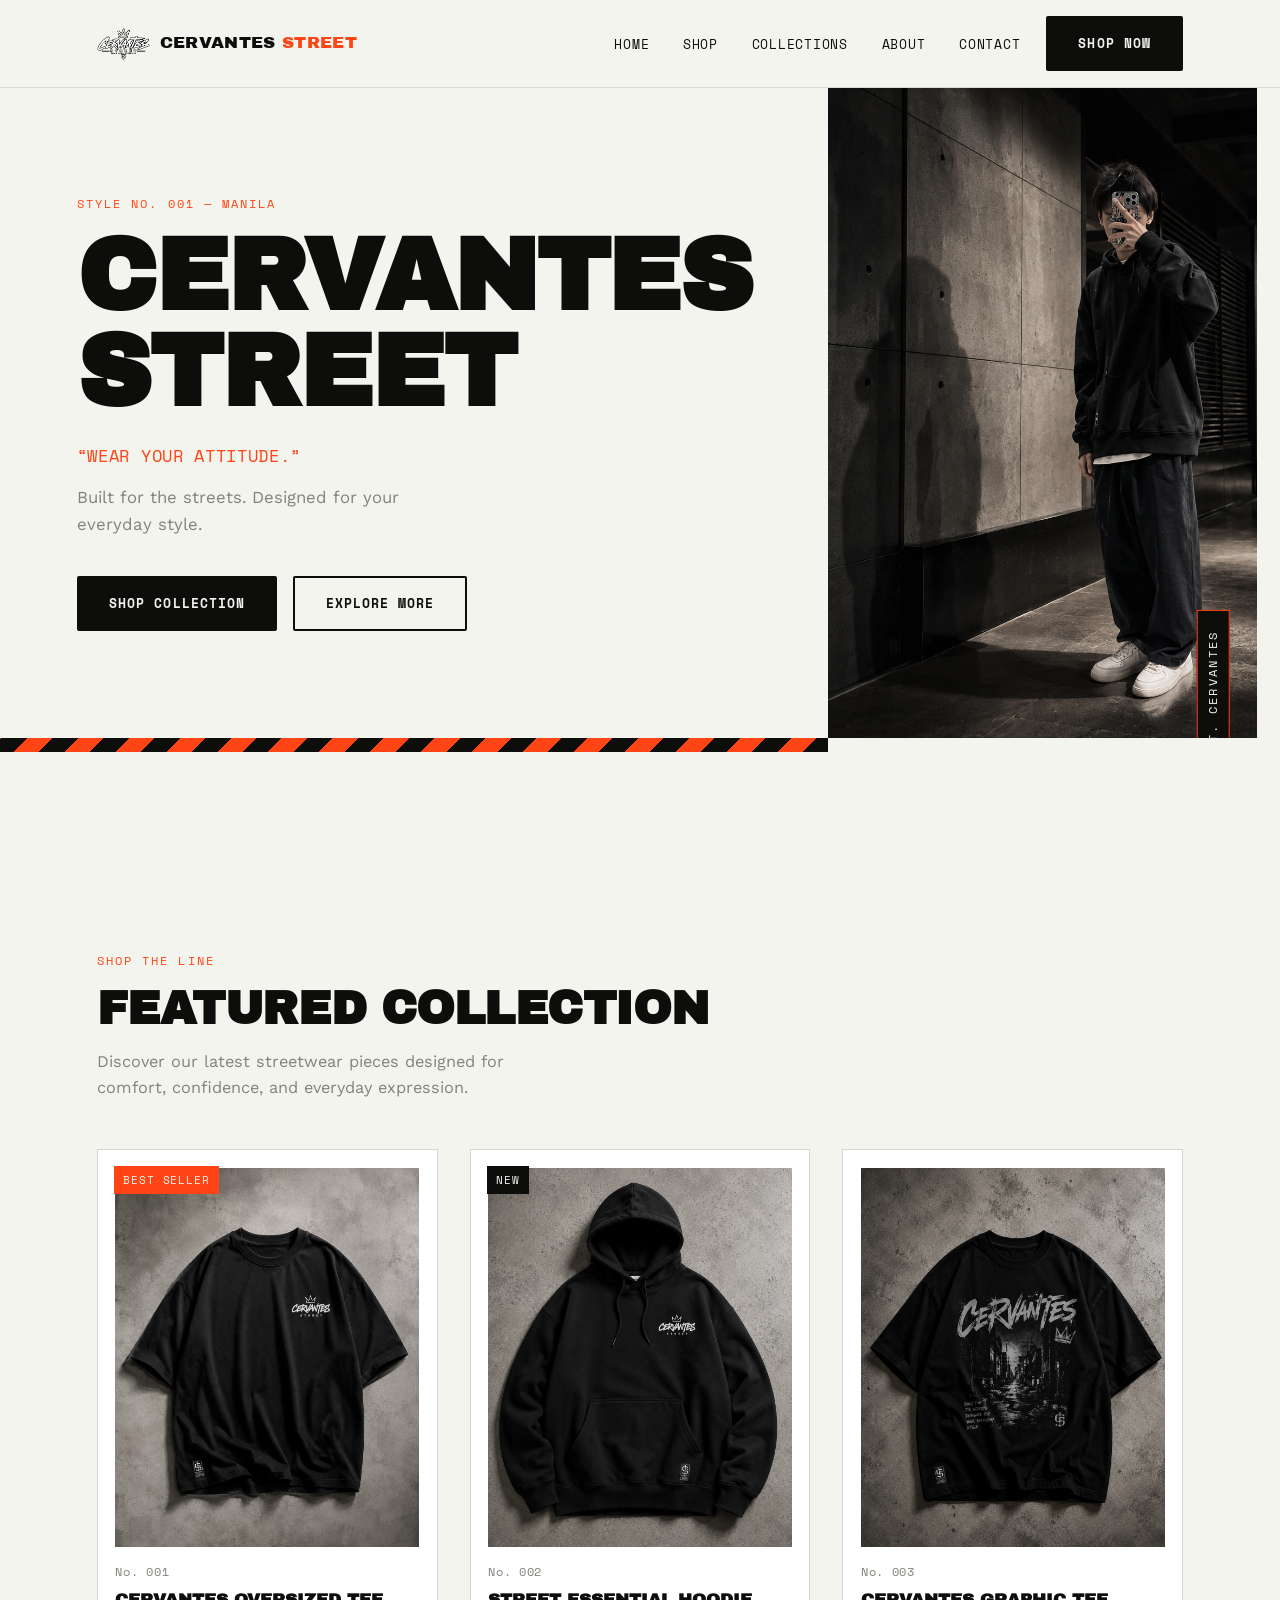
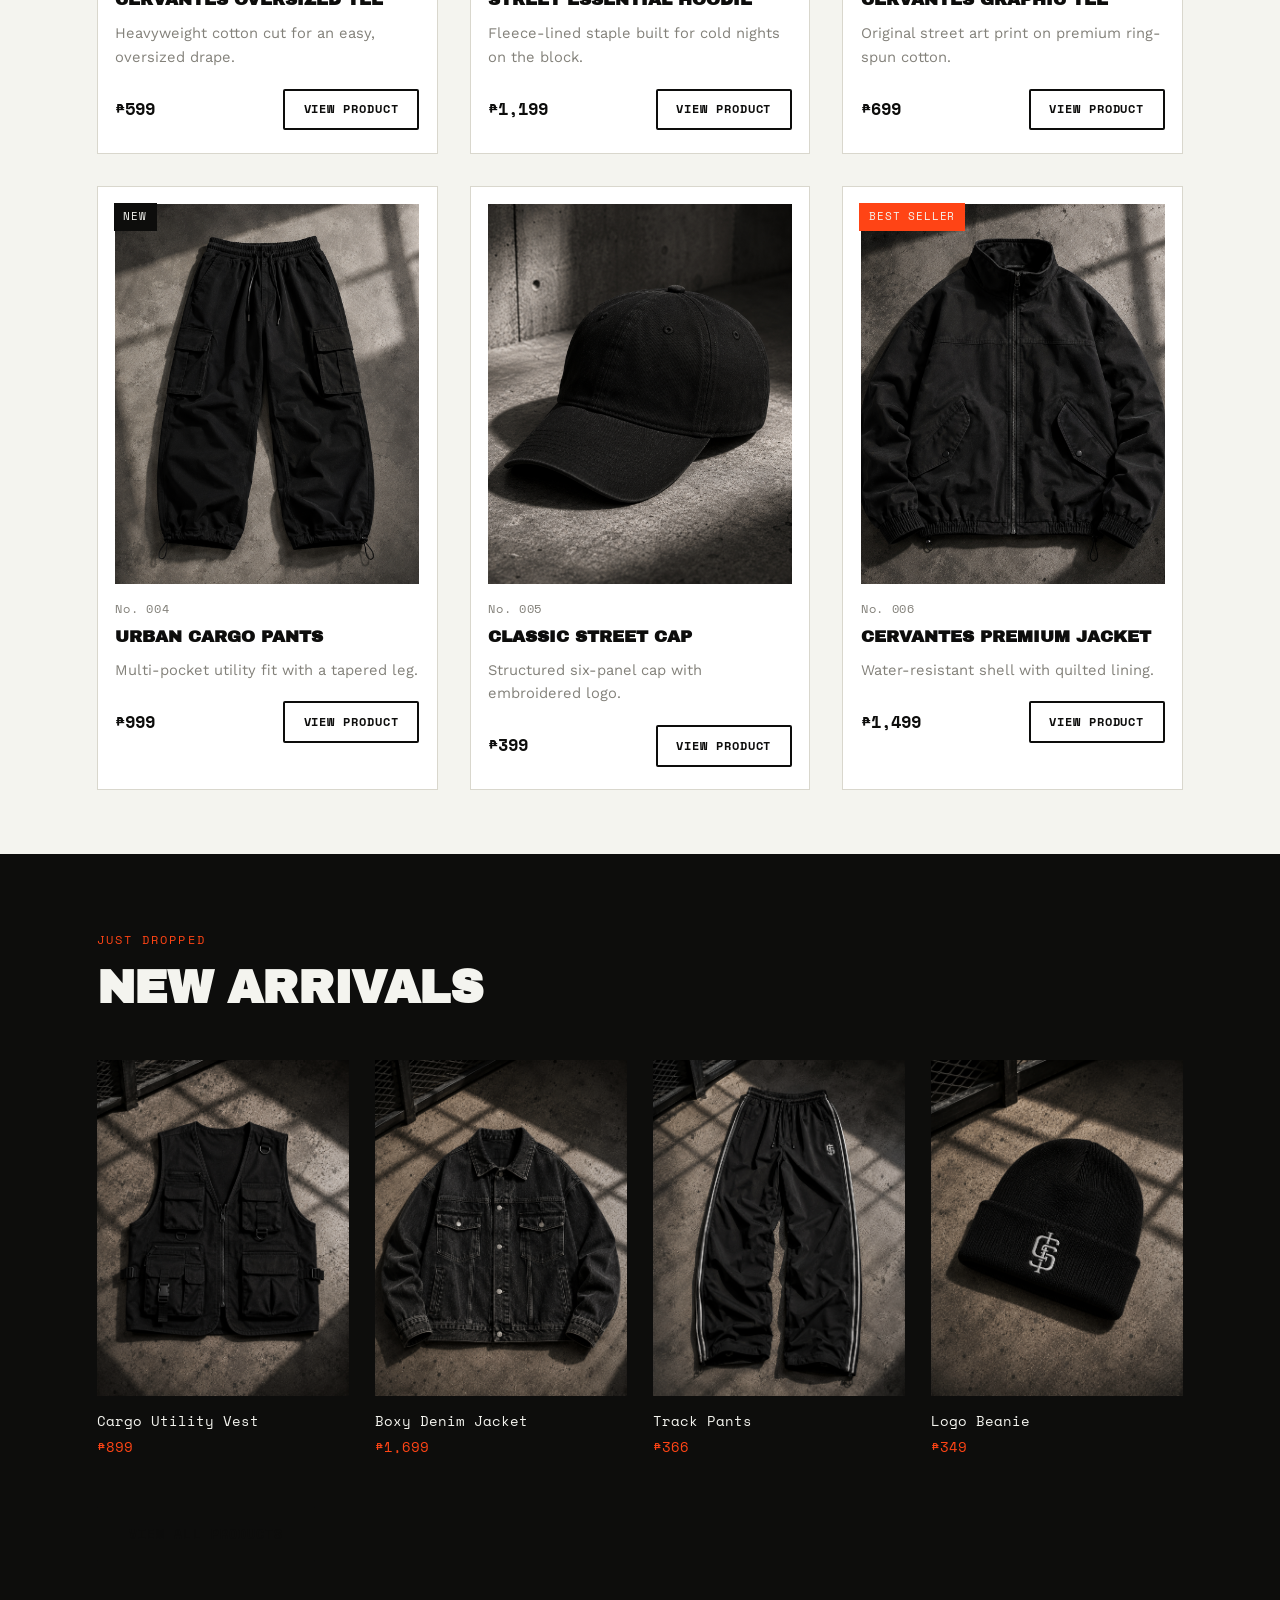
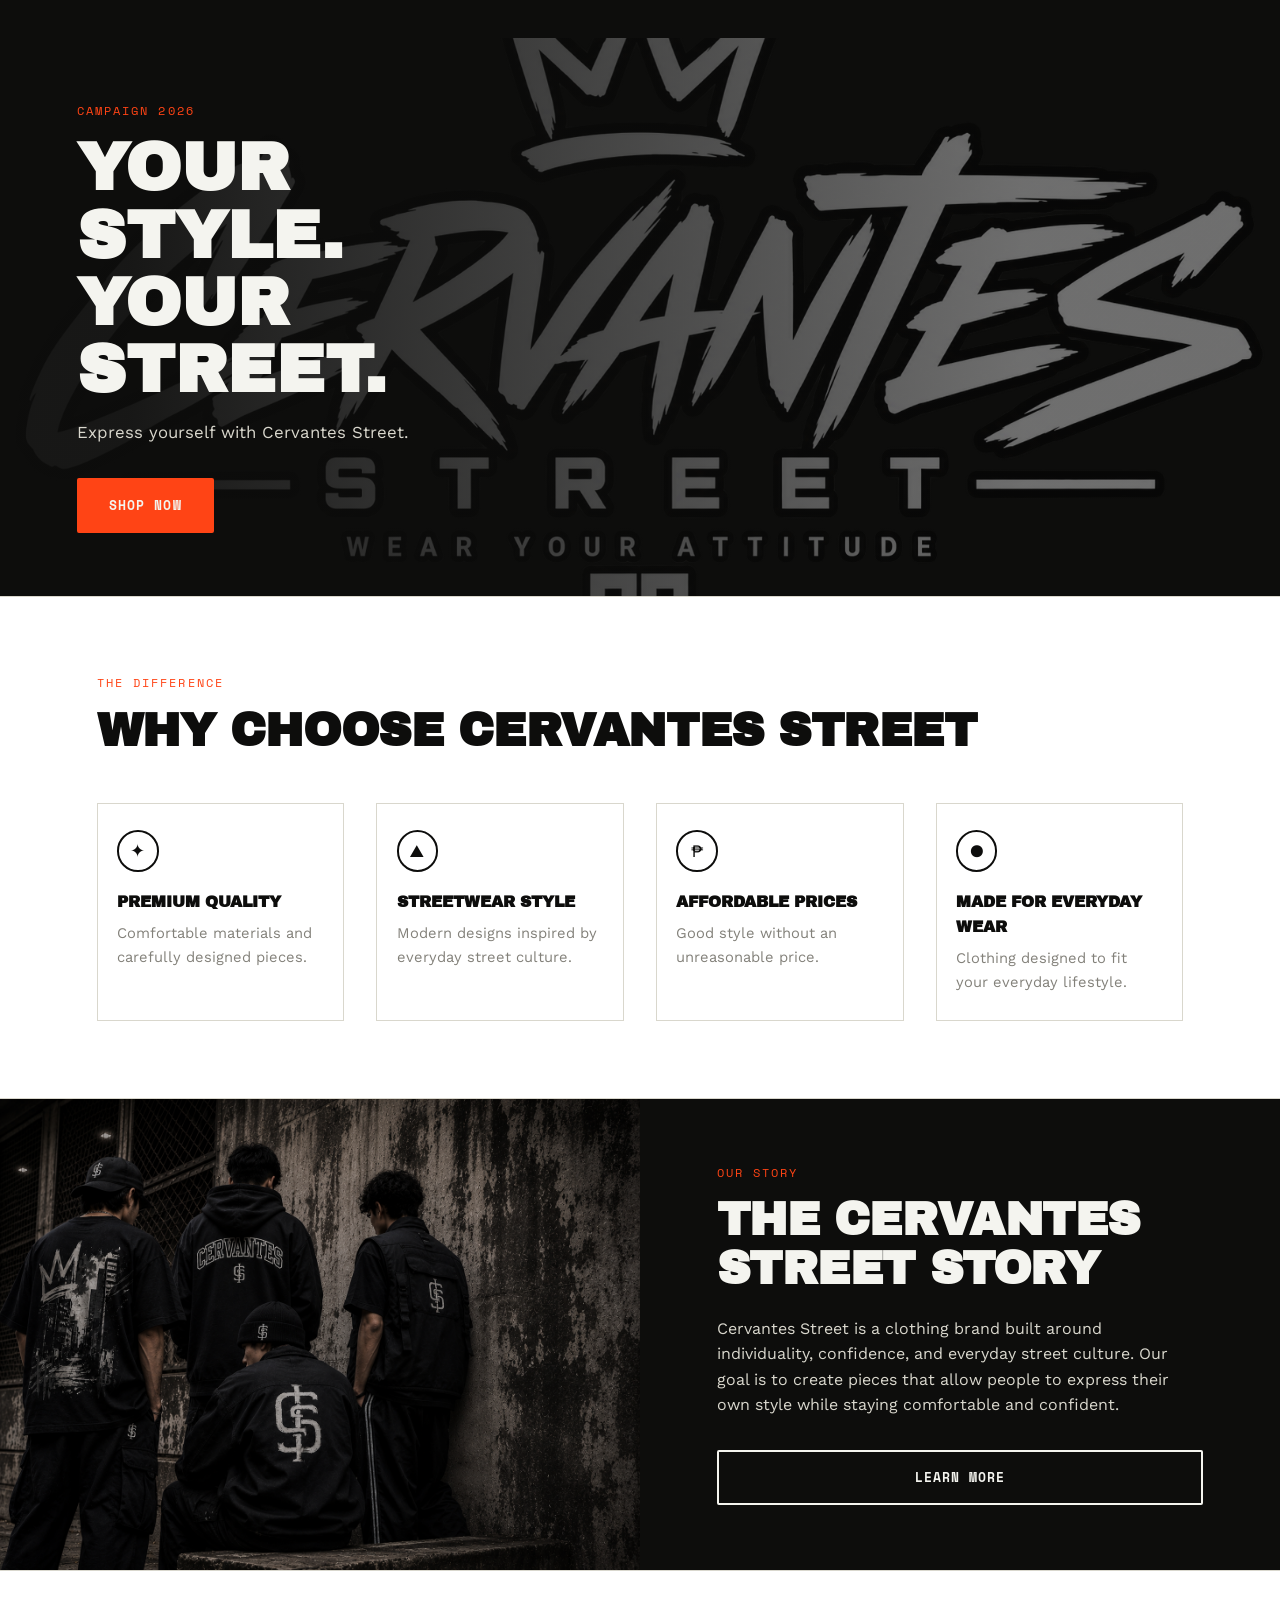
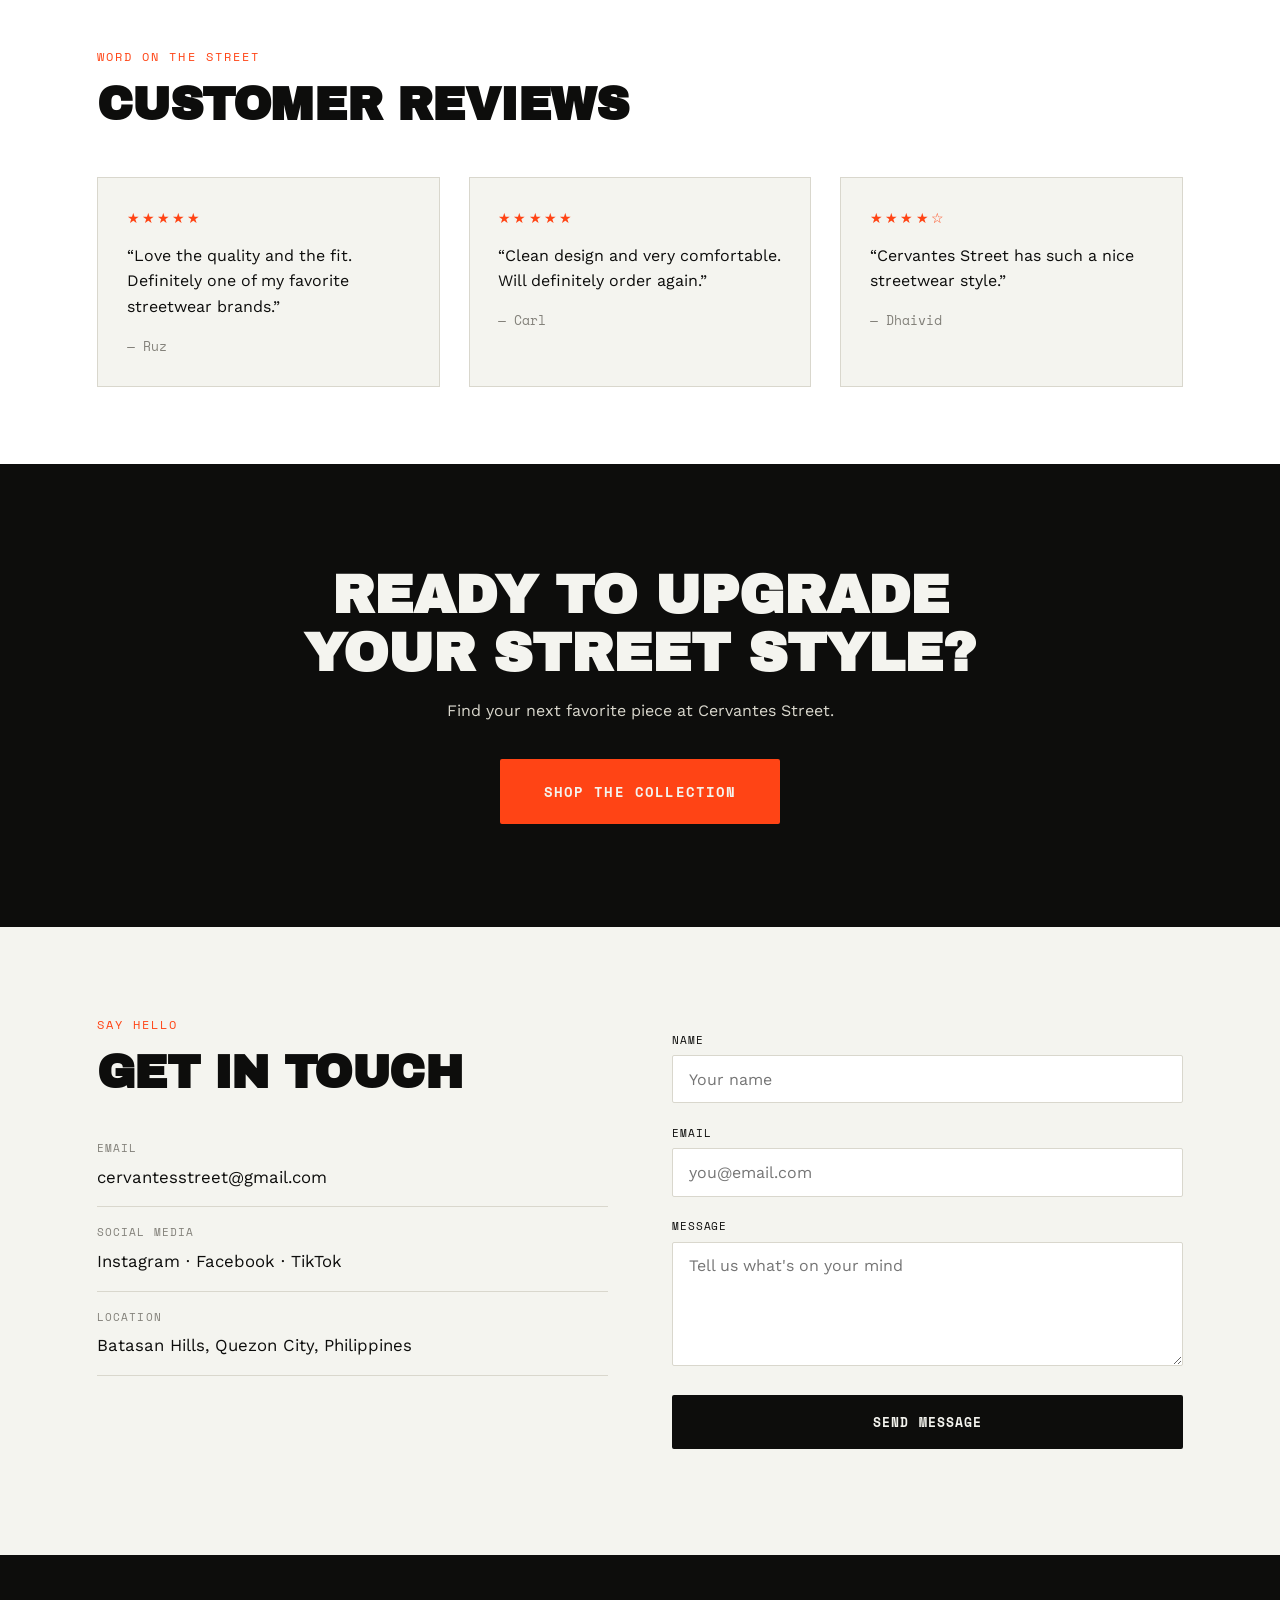
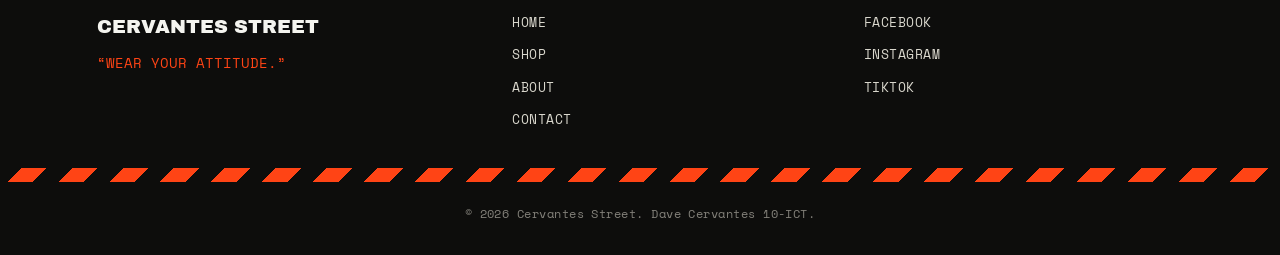
<file: index.html>
<html>
<head>
<meta charset="UTF-8">
<meta name="viewport" content="width=device-width, initial-scale=1.0">
<title>Cervantes Street — Wear Your Attitude</title>
<meta name="description" content="Cervantes Street is a Philippine streetwear label built for individuality, confidence, and everyday street culture.">
<link rel="preconnect" href="https://fonts.googleapis.com">
<link rel="preconnect" href="https://fonts.gstatic.com" crossorigin>
<link href="https://fonts.googleapis.com/css2?family=Archivo+Black&family=Work+Sans:wght@400;500;600;700&family=Space+Mono:wght@400;700&display=swap" rel="stylesheet">
<link rel="stylesheet" href="style.css">
</head>
<body>
<input type="checkbox" id="nav-toggle" class="nav-toggle-input">
<header class="site-header">
  <div class="header-inner">
    <a href="peta4.html" class="logo">
      <img src="logo1.png" alt="Cervantes Street logo" class="logo-img">
      <span class="logo-text">CERVANTES <span class="logo-street">STREET</span></span>
    </a>
    <label for="nav-toggle" class="hamburger" aria-label="Toggle navigation menu">
      <span></span><span></span><span></span>
    </label>
    <nav class="main-nav" aria-label="Primary">
      <ul>
        <li><a href="#home">Home</a></li>
        <li><a href="#shop">Shop</a></li>
        <li><a href="#collections">Collections</a></li>
        <li><a href="#about">About</a></li>
        <li><a href="#contact">Contact</a></li>
      </ul>
      <a href="#shop" class="btn btn-primary btn-nav">Shop Now</a>
    </nav>
  </div>
</header>
<main>
  <section class="hero" id="home">
    <div class="hero-text">
      <p class="eyebrow">STYLE NO. 001 — MANILA</p>
      <h1 class="hero-title">CERVANTES<br>STREET</h1>
      <p class="hero-tagline">“WEAR YOUR ATTITUDE.”</p>
      <p class="hero-sub">Built for the streets. Designed for your everyday style.</p>
      <div class="hero-actions">
        <a href="#shop" class="btn btn-primary">Shop Collection</a>
        <a href="#about" class="btn btn-outline">Explore More</a>
      </div>
    </div>
    <div class="hero-media">
      <img src="hero.png" alt="Cervantes Street hero model shot" class="hero-img">
      <span class="hero-tag">EST. CERVANTES</span>
    </div>
    <div class="hazard-strip" aria-hidden="true"></div>
  </section>
  <section class="featured" id="shop">
    <div class="section-head">
      <p class="eyebrow">SHOP THE LINE</p>
      <h2 class="section-title">FEATURED COLLECTION</h2>
      <p class="section-desc">Discover our latest streetwear pieces designed for comfort, confidence, and everyday expression.</p>
    </div>
    <div class="product-grid">
      <article class="product-card">
        <span class="badge badge-best">Best Seller</span>
        <div class="product-media">
          <img src="pro.png" alt="Cervantes Oversized Tee">
        </div>
        <p class="product-code">No. 001</p>
        <h3 class="product-name">Cervantes Oversized Tee</h3>
        <p class="product-desc">Heavyweight cotton cut for an easy, oversized drape.</p>
        <div class="product-footer">
          <span class="product-price">₱599</span>
          <a href="#" class="btn btn-small">View Product</a>
        </div>
      </article>
      <article class="product-card">
        <span class="badge badge-new">New</span>
        <div class="product-media">
          <img src="pro1.png" alt="Street Essential Hoodie">
        </div>
        <p class="product-code">No. 002</p>
        <h3 class="product-name">Street Essential Hoodie</h3>
        <p class="product-desc">Fleece-lined staple built for cold nights on the block.</p>
        <div class="product-footer">
          <span class="product-price">₱1,199</span>
          <a href="#" class="btn btn-small">View Product</a>
        </div>
      </article>
      <article class="product-card">
        <div class="product-media">
          <img src="pro3.png" alt="Cervantes Graphic Tee">
        </div>
        <p class="product-code">No. 003</p>
        <h3 class="product-name">Cervantes Graphic Tee</h3>
        <p class="product-desc">Original street art print on premium ring-spun cotton.</p>
        <div class="product-footer">
          <span class="product-price">₱699</span>
          <a href="#" class="btn btn-small">View Product</a>
        </div>
      </article>
      <article class="product-card">
        <span class="badge badge-new">New</span>
        <div class="product-media">
          <img src="pro4.png" alt="Urban Cargo Pants">
        </div>
        <p class="product-code">No. 004</p>
        <h3 class="product-name">Urban Cargo Pants</h3>
        <p class="product-desc">Multi-pocket utility fit with a tapered leg.</p>
        <div class="product-footer">
          <span class="product-price">₱999</span>
          <a href="#" class="btn btn-small">View Product</a>
        </div>
      </article>
      <article class="product-card">
        <div class="product-media">
          <img src="pro5.png" alt="Classic Street Cap">
        </div>
        <p class="product-code">No. 005</p>
        <h3 class="product-name">Classic Street Cap</h3>
        <p class="product-desc">Structured six-panel cap with embroidered logo.</p>
        <div class="product-footer">
          <span class="product-price">₱399</span>
          <a href="#" class="btn btn-small">View Product</a>
        </div>
      </article>
      <article class="product-card">
        <span class="badge badge-best">Best Seller</span>
        <div class="product-media">
          <img src="6.png" alt="Cervantes Premium Jacket">
        </div>
        <p class="product-code">No. 006</p>
        <h3 class="product-name">Cervantes Premium Jacket</h3>
        <p class="product-desc">Water-resistant shell with quilted lining.</p>
        <div class="product-footer">
          <span class="product-price">₱1,499</span>
          <a href="#" class="btn btn-small">View Product</a>
        </div>
      </article>

    </div>
  </section>
  <section class="arrivals">
    <div class="section-head">
      <p class="eyebrow">JUST DROPPED</p>
      <h2 class="section-title">NEW ARRIVALS</h2>
    </div>

    <div class="arrivals-grid">
      <div class="arrival-card">
        <img src="collection.png" alt="New arrival streetwear piece 1">
        <p class="arrival-name">Cargo Utility Vest</p>
        <p class="arrival-price">₱899</p>
      </div>
      <div class="arrival-card">
        <img src="collection1.png" alt="New arrival streetwear piece 2">
        <p class="arrival-name">Boxy Denim Jacket</p>
        <p class="arrival-price">₱1,699</p>
      </div>
      <div class="arrival-card">
        <img src="collection2.png" alt="New arrival streetwear piece 3">
        <p class="arrival-name">Track Pants</p>
        <p class="arrival-price">₱366</p>
      </div>
      <div class="arrival-card">
        <img src="collection3.png" alt="New arrival streetwear piece 4">
        <p class="arrival-name">Logo Beanie</p>
        <p class="arrival-price">₱349</p>
      </div>
    </div>

    <div class="arrivals-cta">
      <a href="#shop" class="btn btn-outline-dark">View All Products</a>
    </div>
  </section>

  <section class="promo">
    <img src="logo1.png" alt="Cervantes Street promotional campaign" class="promo-img">
    <div class="promo-overlay"></div>
    <div class="promo-content">
      <p class="eyebrow eyebrow-light">CAMPAIGN 2026</p>
      <h2 class="promo-title">YOUR STYLE.<br>YOUR STREET.</h2>
      <p class="promo-sub">Express yourself with Cervantes Street.</p>
      <a href="#shop" class="btn btn-primary">Shop Now</a>
    </div>
  </section>

  <section class="features">
    <div class="section-head">
      <p class="eyebrow">THE DIFFERENCE</p>
      <h2 class="section-title">WHY CHOOSE CERVANTES STREET</h2>
    </div>

    <div class="features-grid">
      <div class="feature-card">
        <span class="feature-icon">✦</span>
        <h3>Premium Quality</h3>
        <p>Comfortable materials and carefully designed pieces.</p>
      </div>
      <div class="feature-card">
        <span class="feature-icon">▲</span>
        <h3>Streetwear Style</h3>
        <p>Modern designs inspired by everyday street culture.</p>
      </div>
      <div class="feature-card">
        <span class="feature-icon">₱</span>
        <h3>Affordable Prices</h3>
        <p>Good style without an unreasonable price.</p>
      </div>
      <div class="feature-card">
        <span class="feature-icon">●</span>
        <h3>Made for Everyday Wear</h3>
        <p>Clothing designed to fit your everyday lifestyle.</p>
      </div>
    </div>
  </section>

  <section class="about" id="about">
    <div class="about-media">
      <img src="story.png " alt="Cervantes Street brand story photo">
    </div>
    <div class="about-content">
      <p class="eyebrow">OUR STORY</p>
      <h2 class="section-title">THE CERVANTES STREET STORY</h2>
      <p class="about-text">Cervantes Street is a clothing brand built around individuality, confidence, and everyday street culture. Our goal is to create pieces that allow people to express their own style while staying comfortable and confident.</p>
      <a href="#" class="btn btn-outline-dark">Learn More</a>
    </div>
  </section>

 
  <section class="reviews">
    <div class="section-head">
      <p class="eyebrow">WORD ON THE STREET</p>
      <h2 class="section-title">CUSTOMER REVIEWS</h2>
    </div>

    <div class="review-grid">
      <blockquote class="review-card">
        <p class="review-stars">★★★★★</p>
        <p class="review-text">“Love the quality and the fit. Definitely one of my favorite streetwear brands.”</p>
        <cite>— Ruz</cite>
      </blockquote>
      <blockquote class="review-card">
        <p class="review-stars">★★★★★</p>
        <p class="review-text">“Clean design and very comfortable. Will definitely order again.”</p>
        <cite>— Carl</cite>
      </blockquote>
      <blockquote class="review-card">
        <p class="review-stars">★★★★☆</p>
        <p class="review-text">“Cervantes Street has such a nice streetwear style.”</p>
        <cite>— Dhaivid</cite>
      </blockquote>
    </div>
  </section>

  <section class="final-cta">
    <h2 class="final-cta-title">READY TO UPGRADE<br>YOUR STREET STYLE?</h2>
    <p class="final-cta-sub">Find your next favorite piece at Cervantes Street.</p>
    <a href="#shop" class="btn btn-primary btn-large">Shop The Collection</a>
  </section>

  <section class="contact" id="contact">
    <div class="contact-info">
      <p class="eyebrow">SAY HELLO</p>
      <h2 class="section-title">GET IN TOUCH</h2>

      <dl class="contact-list">
        <div class="contact-item">
          <dt>Email</dt>
          <dd><a href="mailto:cervantesstreet@gmail.com">cervantesstreet@gmail.com</a></dd>
        </div>
        <div class="contact-item">
          <dt>Social Media</dt>
          <dd>
            <a href="#">Instagram</a> ·
            <a href="#">Facebook</a> ·
            <a href="#">TikTok</a>
          </dd>
        </div>
        <div class="contact-item">
          <dt>Location</dt>
          <dd>Batasan Hills, Quezon City, Philippines</dd>
        </div>
      </dl>
    </div>

    <form class="contact-form" action="#" method="post">
      <label for="name">Name</label>
      <input type="text" id="name" name="name" placeholder="Your name">

      <label for="email">Email</label>
      <input type="email" id="email" name="email" placeholder="you@email.com">

      <label for="message">Message</label>
      <textarea id="message" name="message" rows="5" placeholder="Tell us what's on your mind"></textarea>

      <button type="submit" class="btn btn-primary btn-full">Send Message</button>
    </form>
  </section>

</main>
<footer class="site-footer">
  <div class="footer-top">
    <div class="footer-brand">
      <p class="footer-logo">CERVANTES STREET</p>
      <p class="footer-tagline">“WEAR YOUR ATTITUDE.”</p>
    </div>

    <nav class="footer-nav" aria-label="Footer">
      <a href="#home">Home</a>
      <a href="#shop">Shop</a>
      <a href="#about">About</a>
      <a href="#contact">Contact</a>
    </nav>

    <div class="footer-social">
      <a href="#">Facebook</a>
      <a href="https://www.instagram.com/duckstohh/" target="none">Instagram</a>
      <a href="https://www.tiktok.com/@dave_exclsve" target="none">TikTok</a>
    </div>
  </div>

  <div class="hazard-strip" aria-hidden="true"></div>

  <p class="footer-copyright">© 2026 Cervantes Street. Dave Cervantes 10-ICT.</p>
</footer>

</body>
</html>
</file>
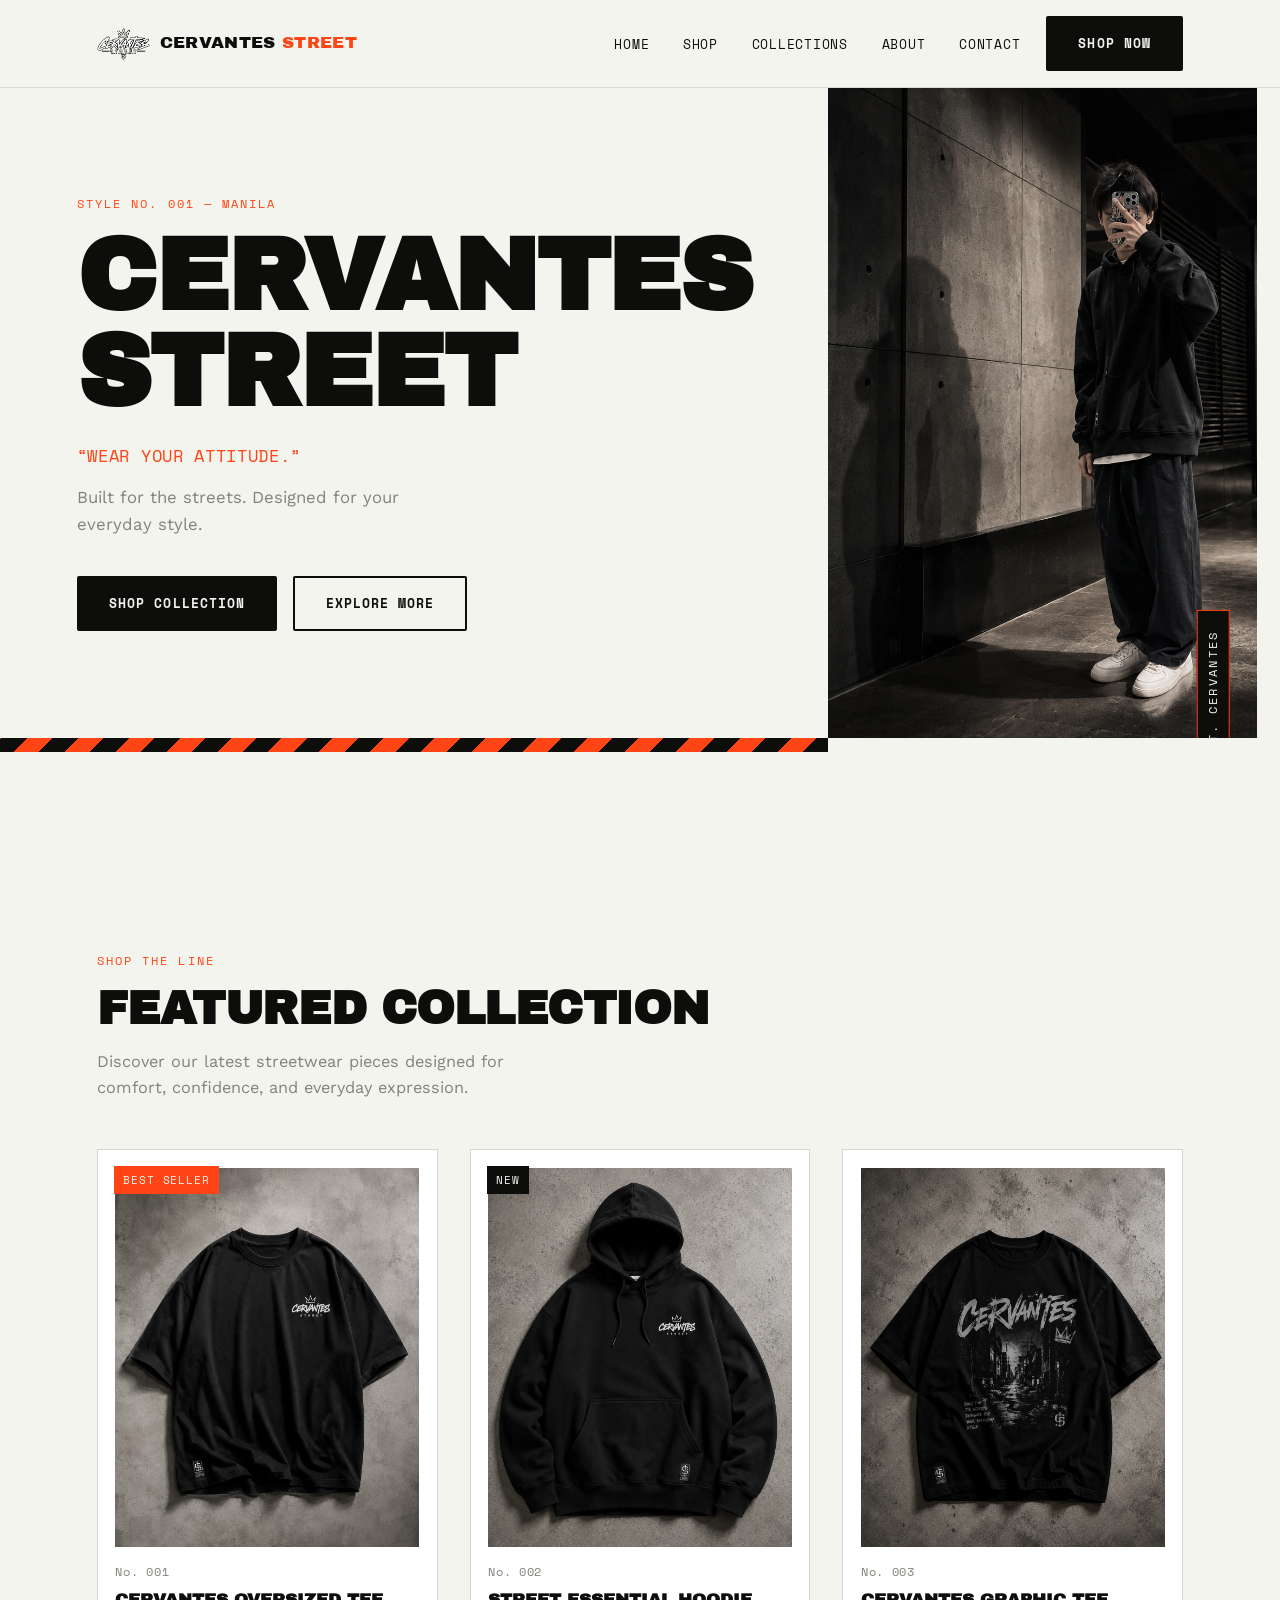
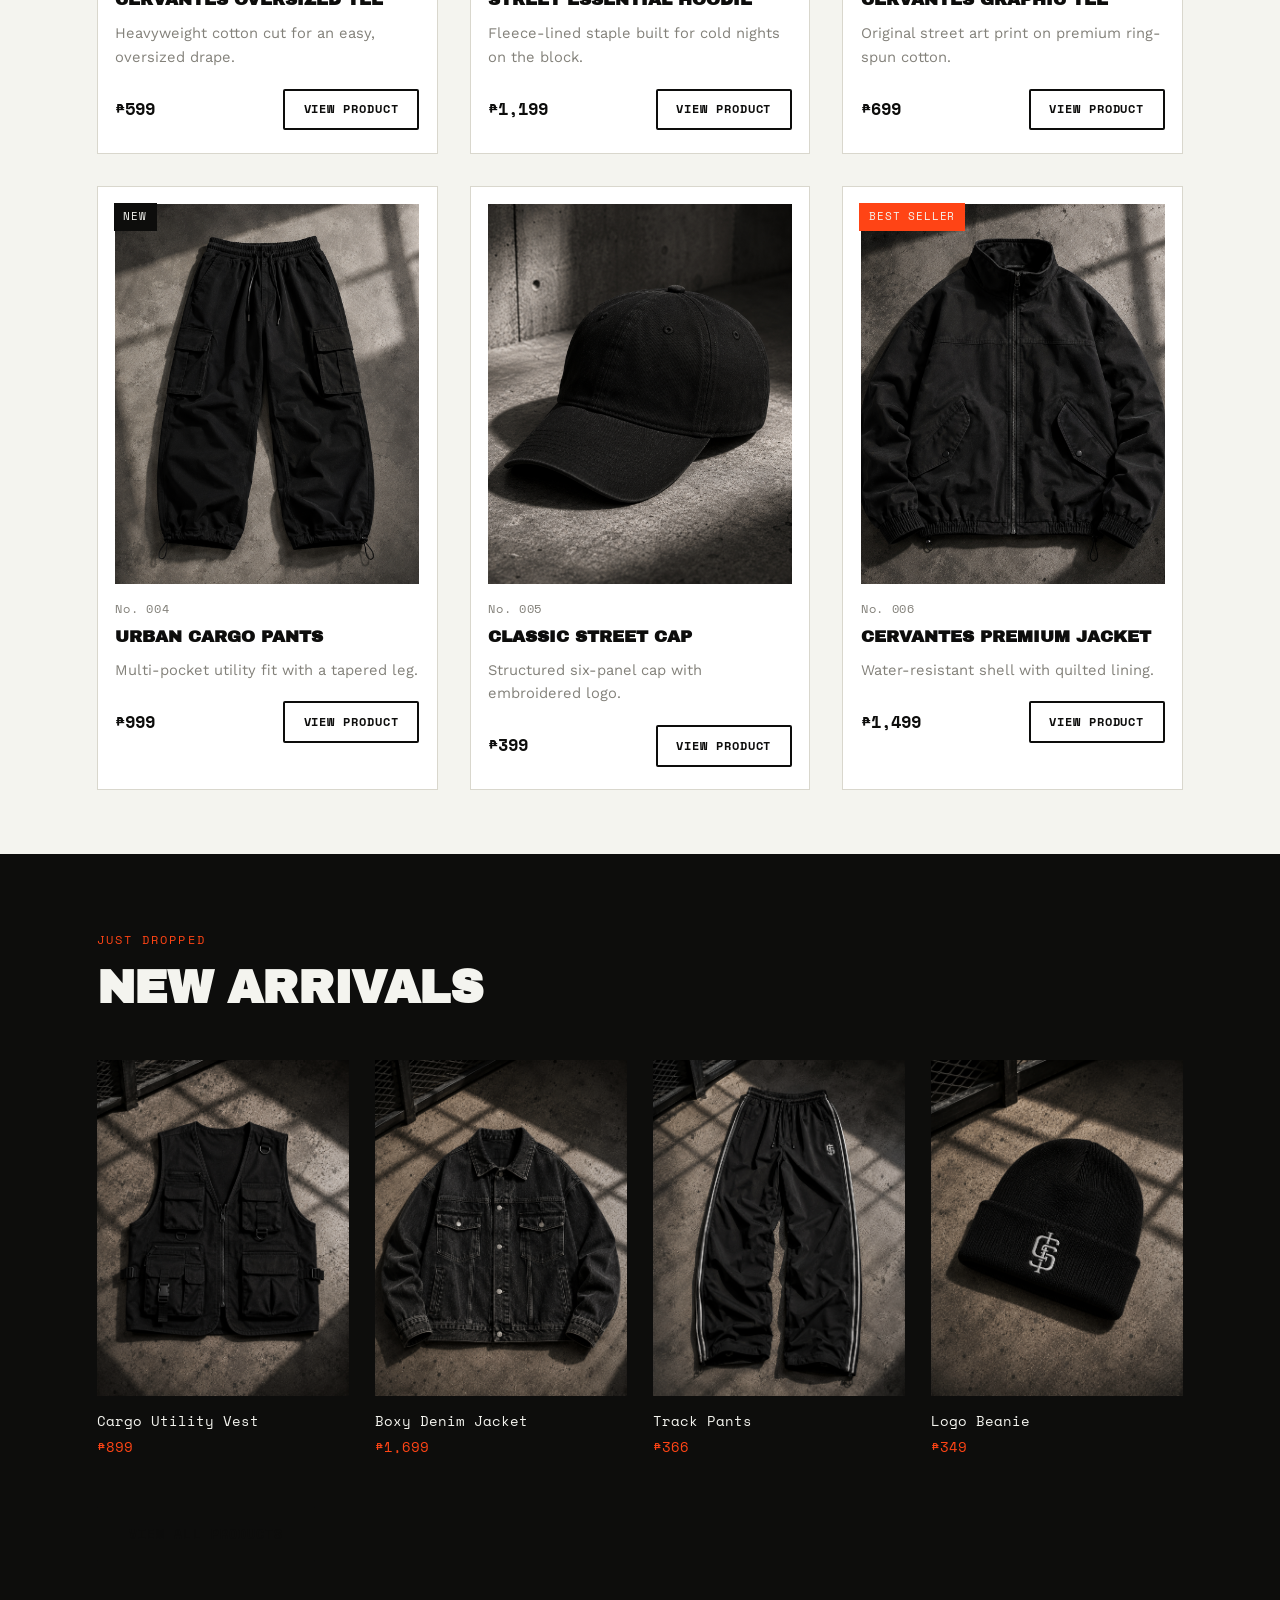
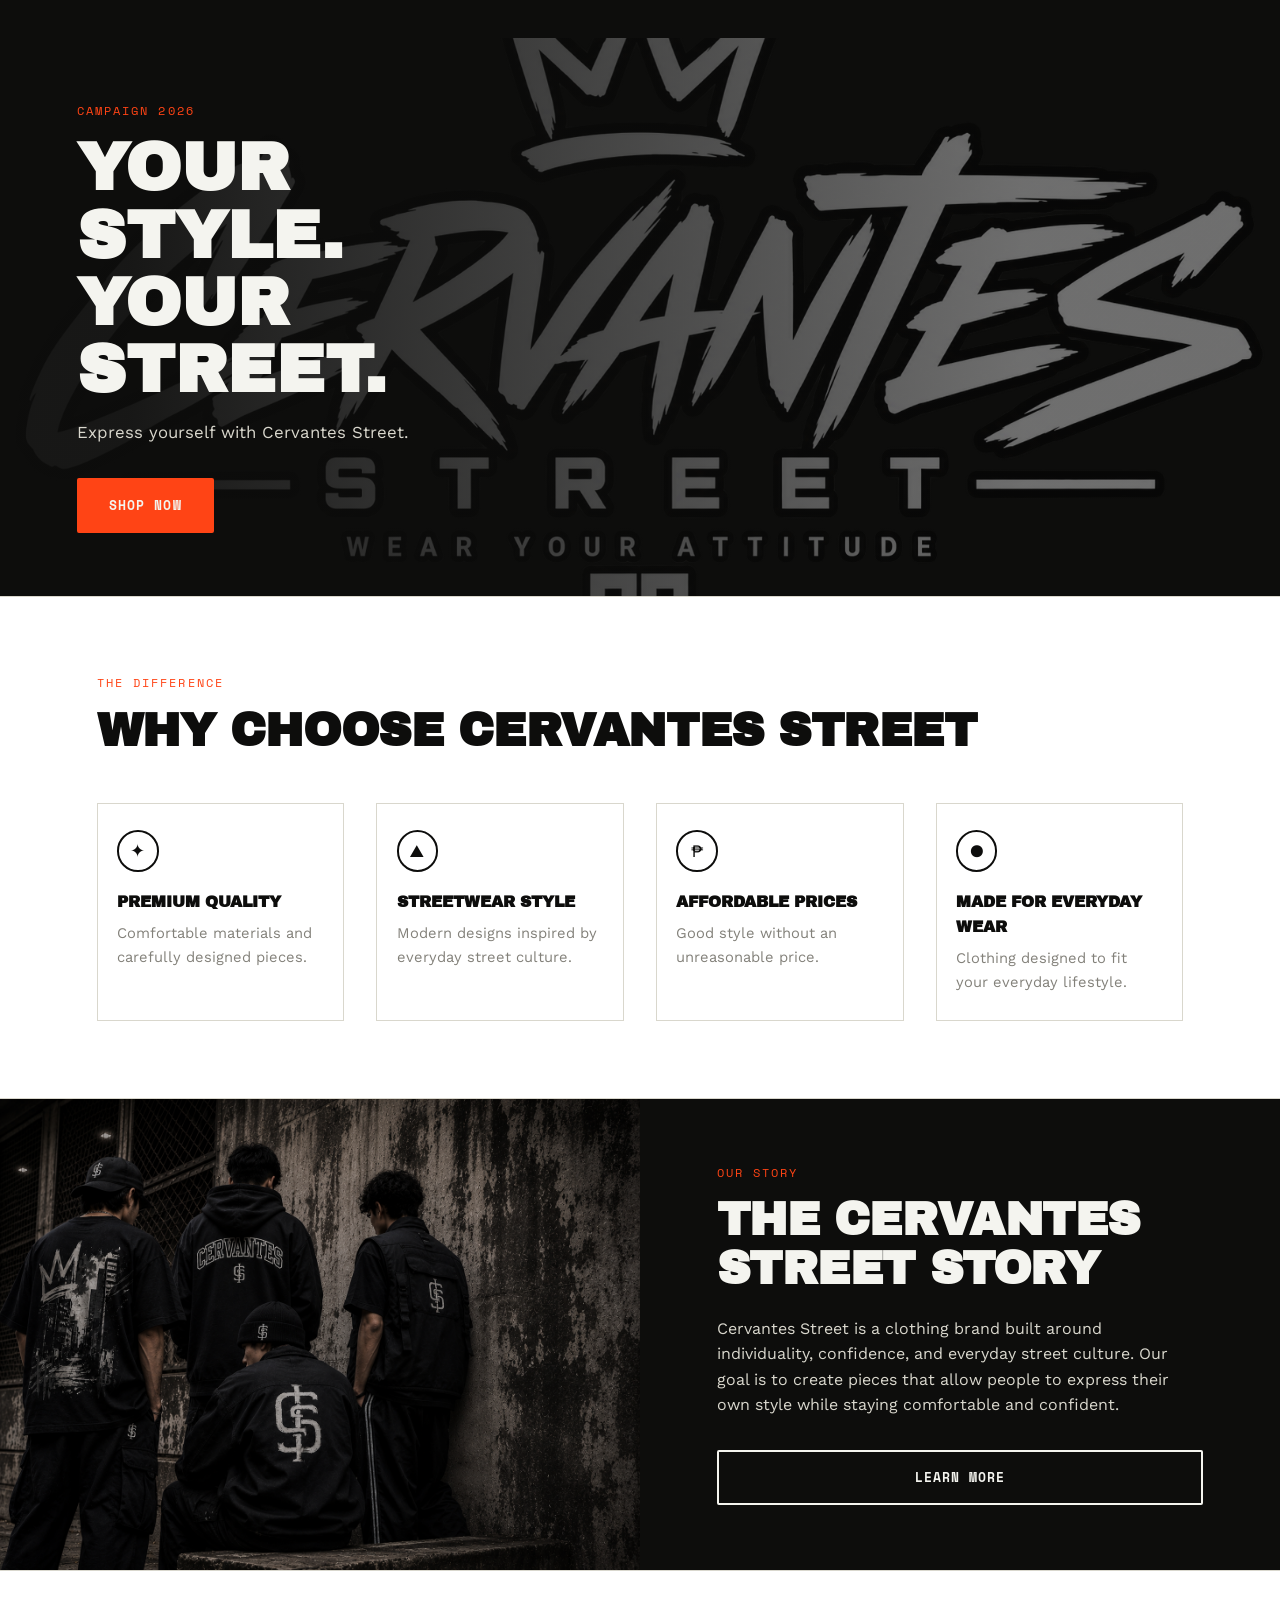
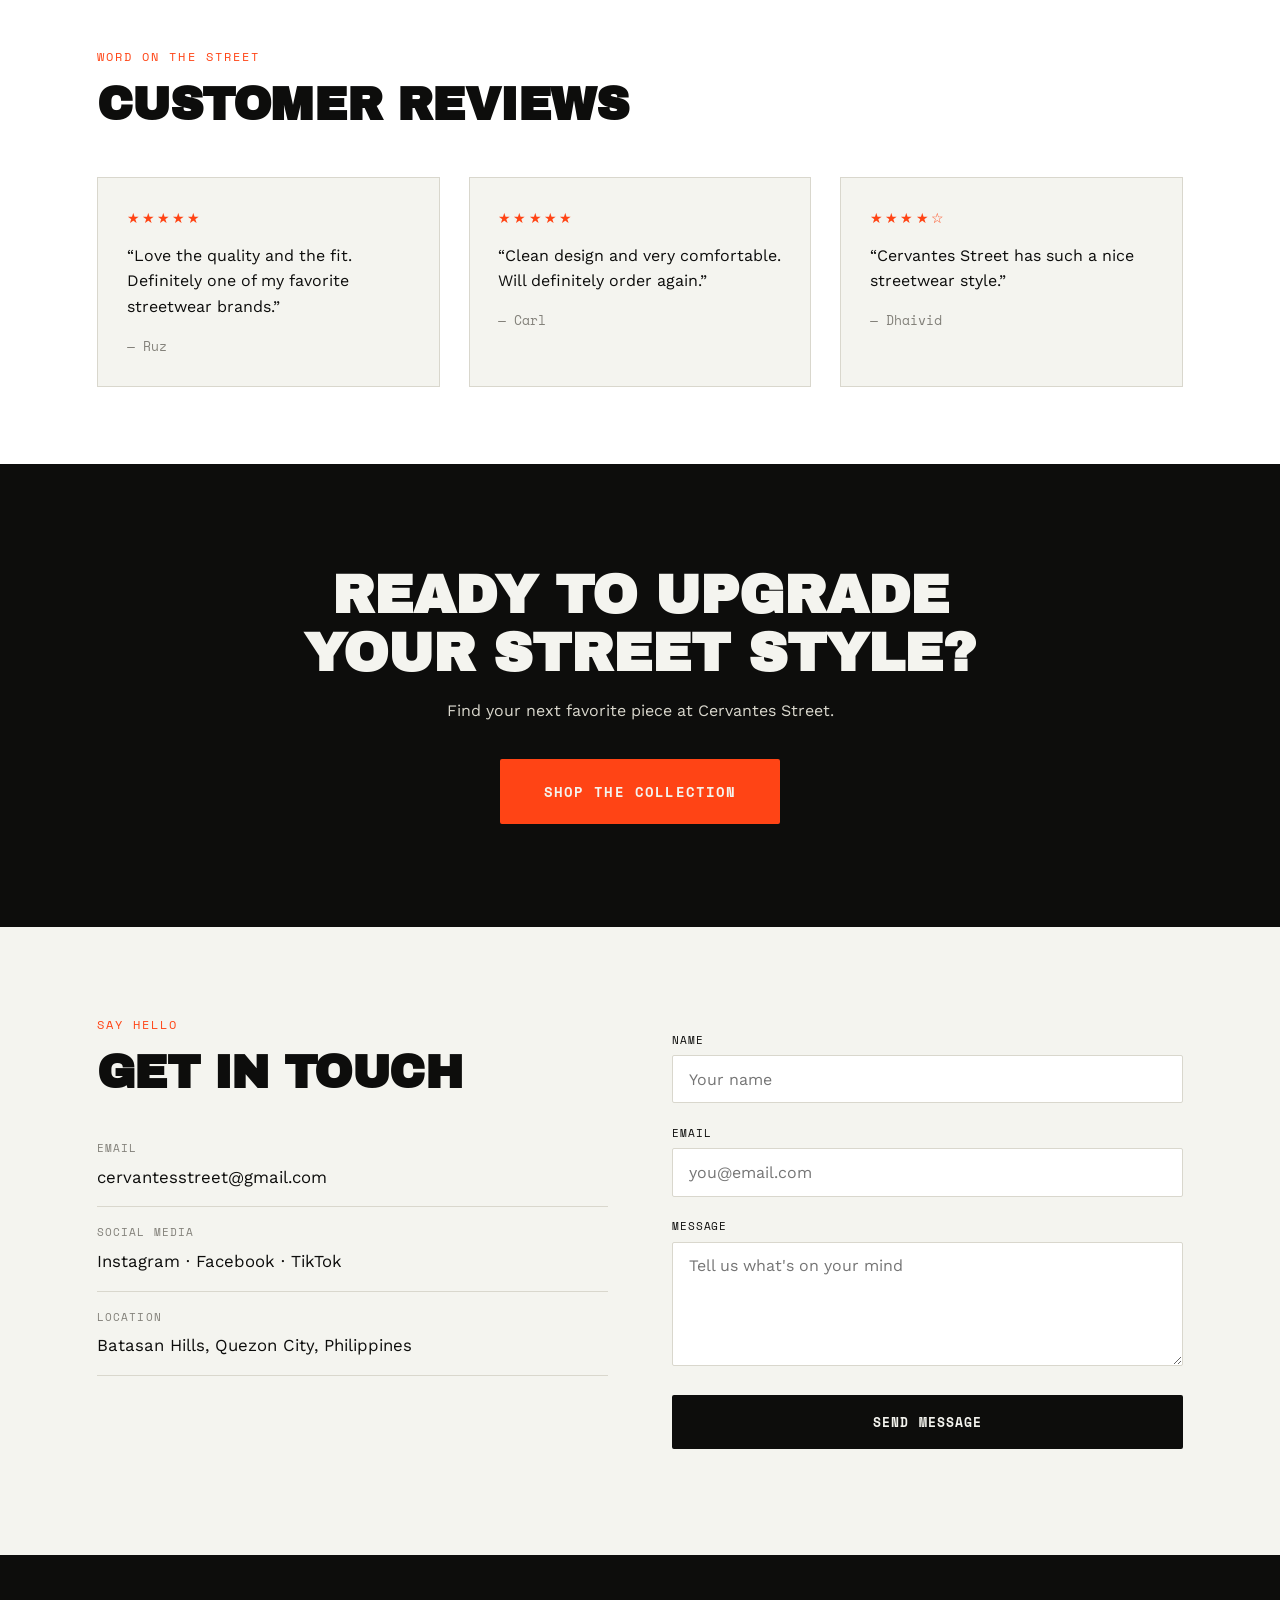
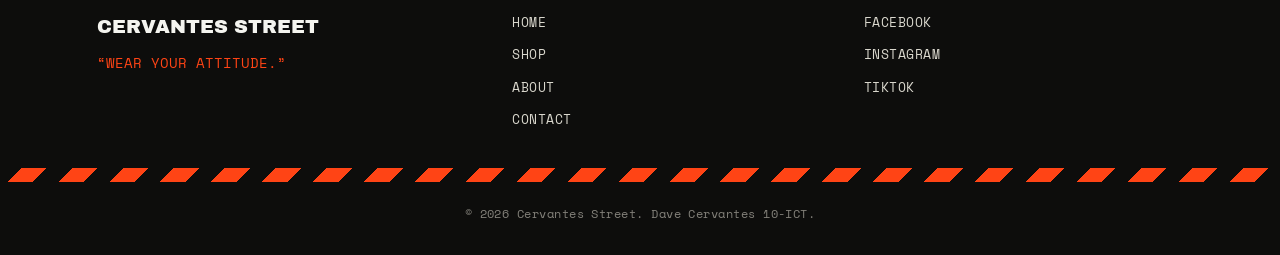
<file: peta4.html>
<html>
<head>
<meta charset="UTF-8">
<meta name="viewport" content="width=device-width, initial-scale=1.0">
<title>Cervantes Street — Wear Your Attitude</title>
<meta name="description" content="Cervantes Street is a Philippine streetwear label built for individuality, confidence, and everyday street culture.">
<link rel="preconnect" href="https://fonts.googleapis.com">
<link rel="preconnect" href="https://fonts.gstatic.com" crossorigin>
<link href="https://fonts.googleapis.com/css2?family=Archivo+Black&family=Work+Sans:wght@400;500;600;700&family=Space+Mono:wght@400;700&display=swap" rel="stylesheet">
<link rel="stylesheet" href="style.css">
</head>
<body>
<input type="checkbox" id="nav-toggle" class="nav-toggle-input">
<header class="site-header">
  <div class="header-inner">
    <a href="peta4.html" class="logo">
      <img src="logo1.png" alt="Cervantes Street logo" class="logo-img">
      <span class="logo-text">CERVANTES <span class="logo-street">STREET</span></span>
    </a>
    <label for="nav-toggle" class="hamburger" aria-label="Toggle navigation menu">
      <span></span><span></span><span></span>
    </label>
    <nav class="main-nav" aria-label="Primary">
      <ul>
        <li><a href="#home">Home</a></li>
        <li><a href="#shop">Shop</a></li>
        <li><a href="#collections">Collections</a></li>
        <li><a href="#about">About</a></li>
        <li><a href="#contact">Contact</a></li>
      </ul>
      <a href="#shop" class="btn btn-primary btn-nav">Shop Now</a>
    </nav>
  </div>
</header>
<main>
  <section class="hero" id="home">
    <div class="hero-text">
      <p class="eyebrow">STYLE NO. 001 — MANILA</p>
      <h1 class="hero-title">CERVANTES<br>STREET</h1>
      <p class="hero-tagline">“WEAR YOUR ATTITUDE.”</p>
      <p class="hero-sub">Built for the streets. Designed for your everyday style.</p>
      <div class="hero-actions">
        <a href="#shop" class="btn btn-primary">Shop Collection</a>
        <a href="#about" class="btn btn-outline">Explore More</a>
      </div>
    </div>
    <div class="hero-media">
      <img src="hero.png" alt="Cervantes Street hero model shot" class="hero-img">
      <span class="hero-tag">EST. CERVANTES</span>
    </div>
    <div class="hazard-strip" aria-hidden="true"></div>
  </section>
  <section class="featured" id="shop">
    <div class="section-head">
      <p class="eyebrow">SHOP THE LINE</p>
      <h2 class="section-title">FEATURED COLLECTION</h2>
      <p class="section-desc">Discover our latest streetwear pieces designed for comfort, confidence, and everyday expression.</p>
    </div>
    <div class="product-grid">
      <article class="product-card">
        <span class="badge badge-best">Best Seller</span>
        <div class="product-media">
          <img src="pro.png" alt="Cervantes Oversized Tee">
        </div>
        <p class="product-code">No. 001</p>
        <h3 class="product-name">Cervantes Oversized Tee</h3>
        <p class="product-desc">Heavyweight cotton cut for an easy, oversized drape.</p>
        <div class="product-footer">
          <span class="product-price">₱599</span>
          <a href="#" class="btn btn-small">View Product</a>
        </div>
      </article>
      <article class="product-card">
        <span class="badge badge-new">New</span>
        <div class="product-media">
          <img src="pro1.png" alt="Street Essential Hoodie">
        </div>
        <p class="product-code">No. 002</p>
        <h3 class="product-name">Street Essential Hoodie</h3>
        <p class="product-desc">Fleece-lined staple built for cold nights on the block.</p>
        <div class="product-footer">
          <span class="product-price">₱1,199</span>
          <a href="#" class="btn btn-small">View Product</a>
        </div>
      </article>
      <article class="product-card">
        <div class="product-media">
          <img src="pro3.png" alt="Cervantes Graphic Tee">
        </div>
        <p class="product-code">No. 003</p>
        <h3 class="product-name">Cervantes Graphic Tee</h3>
        <p class="product-desc">Original street art print on premium ring-spun cotton.</p>
        <div class="product-footer">
          <span class="product-price">₱699</span>
          <a href="#" class="btn btn-small">View Product</a>
        </div>
      </article>
      <article class="product-card">
        <span class="badge badge-new">New</span>
        <div class="product-media">
          <img src="pro4.png" alt="Urban Cargo Pants">
        </div>
        <p class="product-code">No. 004</p>
        <h3 class="product-name">Urban Cargo Pants</h3>
        <p class="product-desc">Multi-pocket utility fit with a tapered leg.</p>
        <div class="product-footer">
          <span class="product-price">₱999</span>
          <a href="#" class="btn btn-small">View Product</a>
        </div>
      </article>
      <article class="product-card">
        <div class="product-media">
          <img src="pro5.png" alt="Classic Street Cap">
        </div>
        <p class="product-code">No. 005</p>
        <h3 class="product-name">Classic Street Cap</h3>
        <p class="product-desc">Structured six-panel cap with embroidered logo.</p>
        <div class="product-footer">
          <span class="product-price">₱399</span>
          <a href="#" class="btn btn-small">View Product</a>
        </div>
      </article>
      <article class="product-card">
        <span class="badge badge-best">Best Seller</span>
        <div class="product-media">
          <img src="6.png" alt="Cervantes Premium Jacket">
        </div>
        <p class="product-code">No. 006</p>
        <h3 class="product-name">Cervantes Premium Jacket</h3>
        <p class="product-desc">Water-resistant shell with quilted lining.</p>
        <div class="product-footer">
          <span class="product-price">₱1,499</span>
          <a href="#" class="btn btn-small">View Product</a>
        </div>
      </article>

    </div>
  </section>
  <section class="arrivals">
    <div class="section-head">
      <p class="eyebrow">JUST DROPPED</p>
      <h2 class="section-title">NEW ARRIVALS</h2>
    </div>

    <div class="arrivals-grid">
      <div class="arrival-card">
        <img src="collection.png" alt="New arrival streetwear piece 1">
        <p class="arrival-name">Cargo Utility Vest</p>
        <p class="arrival-price">₱899</p>
      </div>
      <div class="arrival-card">
        <img src="collection1.png" alt="New arrival streetwear piece 2">
        <p class="arrival-name">Boxy Denim Jacket</p>
        <p class="arrival-price">₱1,699</p>
      </div>
      <div class="arrival-card">
        <img src="collection2.png" alt="New arrival streetwear piece 3">
        <p class="arrival-name">Track Pants</p>
        <p class="arrival-price">₱366</p>
      </div>
      <div class="arrival-card">
        <img src="collection3.png" alt="New arrival streetwear piece 4">
        <p class="arrival-name">Logo Beanie</p>
        <p class="arrival-price">₱349</p>
      </div>
    </div>

    <div class="arrivals-cta">
      <a href="#shop" class="btn btn-outline-dark">View All Products</a>
    </div>
  </section>

  <section class="promo">
    <img src="logo1.png" alt="Cervantes Street promotional campaign" class="promo-img">
    <div class="promo-overlay"></div>
    <div class="promo-content">
      <p class="eyebrow eyebrow-light">CAMPAIGN 2026</p>
      <h2 class="promo-title">YOUR STYLE.<br>YOUR STREET.</h2>
      <p class="promo-sub">Express yourself with Cervantes Street.</p>
      <a href="#shop" class="btn btn-primary">Shop Now</a>
    </div>
  </section>

  <section class="features">
    <div class="section-head">
      <p class="eyebrow">THE DIFFERENCE</p>
      <h2 class="section-title">WHY CHOOSE CERVANTES STREET</h2>
    </div>

    <div class="features-grid">
      <div class="feature-card">
        <span class="feature-icon">✦</span>
        <h3>Premium Quality</h3>
        <p>Comfortable materials and carefully designed pieces.</p>
      </div>
      <div class="feature-card">
        <span class="feature-icon">▲</span>
        <h3>Streetwear Style</h3>
        <p>Modern designs inspired by everyday street culture.</p>
      </div>
      <div class="feature-card">
        <span class="feature-icon">₱</span>
        <h3>Affordable Prices</h3>
        <p>Good style without an unreasonable price.</p>
      </div>
      <div class="feature-card">
        <span class="feature-icon">●</span>
        <h3>Made for Everyday Wear</h3>
        <p>Clothing designed to fit your everyday lifestyle.</p>
      </div>
    </div>
  </section>

  <section class="about" id="about">
    <div class="about-media">
      <img src="story.png " alt="Cervantes Street brand story photo">
    </div>
    <div class="about-content">
      <p class="eyebrow">OUR STORY</p>
      <h2 class="section-title">THE CERVANTES STREET STORY</h2>
      <p class="about-text">Cervantes Street is a clothing brand built around individuality, confidence, and everyday street culture. Our goal is to create pieces that allow people to express their own style while staying comfortable and confident.</p>
      <a href="#" class="btn btn-outline-dark">Learn More</a>
    </div>
  </section>

 
  <section class="reviews">
    <div class="section-head">
      <p class="eyebrow">WORD ON THE STREET</p>
      <h2 class="section-title">CUSTOMER REVIEWS</h2>
    </div>

    <div class="review-grid">
      <blockquote class="review-card">
        <p class="review-stars">★★★★★</p>
        <p class="review-text">“Love the quality and the fit. Definitely one of my favorite streetwear brands.”</p>
        <cite>— Ruz</cite>
      </blockquote>
      <blockquote class="review-card">
        <p class="review-stars">★★★★★</p>
        <p class="review-text">“Clean design and very comfortable. Will definitely order again.”</p>
        <cite>— Carl</cite>
      </blockquote>
      <blockquote class="review-card">
        <p class="review-stars">★★★★☆</p>
        <p class="review-text">“Cervantes Street has such a nice streetwear style.”</p>
        <cite>— Dhaivid</cite>
      </blockquote>
    </div>
  </section>

  <section class="final-cta">
    <h2 class="final-cta-title">READY TO UPGRADE<br>YOUR STREET STYLE?</h2>
    <p class="final-cta-sub">Find your next favorite piece at Cervantes Street.</p>
    <a href="#shop" class="btn btn-primary btn-large">Shop The Collection</a>
  </section>

  <section class="contact" id="contact">
    <div class="contact-info">
      <p class="eyebrow">SAY HELLO</p>
      <h2 class="section-title">GET IN TOUCH</h2>

      <dl class="contact-list">
        <div class="contact-item">
          <dt>Email</dt>
          <dd><a href="mailto:cervantesstreet@gmail.com">cervantesstreet@gmail.com</a></dd>
        </div>
        <div class="contact-item">
          <dt>Social Media</dt>
          <dd>
            <a href="#">Instagram</a> ·
            <a href="#">Facebook</a> ·
            <a href="#">TikTok</a>
          </dd>
        </div>
        <div class="contact-item">
          <dt>Location</dt>
          <dd>Batasan Hills, Quezon City, Philippines</dd>
        </div>
      </dl>
    </div>

    <form class="contact-form" action="#" method="post">
      <label for="name">Name</label>
      <input type="text" id="name" name="name" placeholder="Your name">

      <label for="email">Email</label>
      <input type="email" id="email" name="email" placeholder="you@email.com">

      <label for="message">Message</label>
      <textarea id="message" name="message" rows="5" placeholder="Tell us what's on your mind"></textarea>

      <button type="submit" class="btn btn-primary btn-full">Send Message</button>
    </form>
  </section>

</main>
<footer class="site-footer">
  <div class="footer-top">
    <div class="footer-brand">
      <p class="footer-logo">CERVANTES STREET</p>
      <p class="footer-tagline">“WEAR YOUR ATTITUDE.”</p>
    </div>

    <nav class="footer-nav" aria-label="Footer">
      <a href="#home">Home</a>
      <a href="#shop">Shop</a>
      <a href="#about">About</a>
      <a href="#contact">Contact</a>
    </nav>

    <div class="footer-social">
      <a href="#">Facebook</a>
      <a href="https://www.instagram.com/duckstohh/" target="none">Instagram</a>
      <a href="https://www.tiktok.com/@dave_exclsve" target="none">TikTok</a>
    </div>
  </div>

  <div class="hazard-strip" aria-hidden="true"></div>

  <p class="footer-copyright">© 2026 Cervantes Street. Dave Cervantes 10-ICT.</p>
</footer>

</body>
</html>
</file>
<file: style.css>
:root{
  --ink:        #0d0d0c;   /* near-black, primary text + dark sections */
  --paper:      #f4f4ef;   /* off-white background */
  --paper-2:    #ffffff;   /* card white */
  --concrete:   #83817a;   /* secondary/muted text */
  --line:       #d9d7cd;   /* hairline borders */
  --accent:     #ff4415;   /* hazard orange — used sparingly */
  --accent-ink: #f4f4ef;   /* text on accent */

  --font-display: "Archivo Black", Impact, sans-serif;
  --font-body:    "Work Sans", -apple-system, "Segoe UI", sans-serif;
  --font-mono:    "Space Mono", "Courier New", monospace;

  --radius: 2px;
  --ease: cubic-bezier(.4,0,.2,1);
  --container: 1240px;
}

*, *::before, *::after{ box-sizing: border-box; }
html{ scroll-behavior: smooth; }
body{
  margin: 0;
  background: var(--paper);
  color: var(--ink);
  font-family: var(--font-body);
  font-size: 16px;
  line-height: 1.6;
  -webkit-font-smoothing: antialiased;
}
img{ max-width: 100%; display: block; }
a{ color: inherit; text-decoration: none; }
ul{ list-style: none; margin: 0; padding: 0; }
h1,h2,h3,p,dl,dd,blockquote,figure{ margin: 0; }
input, textarea, button{ font-family: inherit; font-size: inherit; }

a:focus-visible,
button:focus-visible,
input:focus-visible,
textarea:focus-visible,
label:focus-visible{
  outline: 3px solid var(--accent);
  outline-offset: 2px;
}

@media (prefers-reduced-motion: reduce){
  *{ animation-duration: .01ms !important; transition-duration: .01ms !important; scroll-behavior: auto !important; }
}

.eyebrow{
  font-family: var(--font-mono);
  font-size: 0.72rem;
  letter-spacing: 0.18em;
  text-transform: uppercase;
  color: var(--accent);
  margin-bottom: 0.9rem;
}
.eyebrow-light{ color: var(--accent); }

.section-title{
  font-family: var(--font-display);
  font-size: clamp(1.9rem, 3.6vw, 2.9rem);
  line-height: 1.05;
  text-transform: uppercase;
  letter-spacing: -0.01em;
}
.section-desc{
  max-width: 46ch;
  color: var(--concrete);
  margin-top: 1rem;
  font-size: 1.02rem;
}
.section-head{
  max-width: var(--container);
  margin: 0 auto;
  padding: 0 6vw;
}

.hazard-strip{
  height: 14px;
  width: 100%;
  background: repeating-linear-gradient(
    -45deg,
    var(--ink) 0 18px,
    var(--accent) 18px 36px
  );
}
.hazard-strip-light{
  background: repeating-linear-gradient(
    -45deg,
    var(--paper) 0 18px,
    var(--accent) 18px 36px
  );
}

.btn{
  display: inline-flex;
  align-items: center;
  justify-content: center;
  gap: 0.5em;
  padding: 0.95rem 1.9rem;
  font-family: var(--font-mono);
  font-size: 0.82rem;
  font-weight: 700;
  letter-spacing: 0.08em;
  text-transform: uppercase;
  border: 2px solid var(--ink);
  border-radius: var(--radius);
  background: transparent;
  color: var(--ink);
  cursor: pointer;
  transition: transform .25s var(--ease), background-color .25s var(--ease), color .25s var(--ease), border-color .25s var(--ease);
}
.btn:hover{ transform: translate(-2px,-2px); }

.btn-primary{ background: var(--ink); color: var(--paper); }
.btn-primary:hover{ background: var(--accent); border-color: var(--accent); color: var(--accent-ink); }

.btn-outline{ background: transparent; border-color: var(--paper); color: var(--paper); }
.btn-outline:hover{ background: var(--paper); color: var(--ink); }

.btn-outline-dark{ border-color: var(--ink); color: var(--ink); background: transparent; }
.btn-outline-dark:hover{ background: var(--ink); color: var(--paper); }

.btn-small{ padding: 0.6rem 1.15rem; font-size: 0.72rem; }
.btn-light{ border-color: var(--paper); color: var(--paper); }
.btn-light:hover{ background: var(--paper); color: var(--ink); }

.btn-full{ width: 100%; }
.btn-large{ padding: 1.2rem 2.6rem; font-size: 0.9rem; }
.btn-nav{ margin-left: 1.6rem; }

.nav-toggle-input{ display: none; }

.site-header{
  position: sticky;
  top: 0;
  z-index: 100;
  background: rgba(244,244,239,0.92);
  backdrop-filter: blur(6px);
  border-bottom: 1px solid var(--line);
}
.header-inner{
  max-width: var(--container);
  margin: 0 auto;
  padding: 1rem 6vw;
  display: flex;
  align-items: center;
  justify-content: space-between;
}
.logo{
  display: flex;
  align-items: center;
  gap: 0.6rem;
}
.logo-img{ height: 32px; width: auto; }
.logo-text{
  font-family: var(--font-display);
  font-size: 1.05rem;
  letter-spacing: 0.02em;
}
.logo-street{ color: var(--accent); }

.main-nav{
  display: flex;
  align-items: center;
}
.main-nav ul{
  display: flex;
  gap: 2.1rem;
}
.main-nav a:not(.btn){
  font-family: var(--font-mono);
  font-size: 0.8rem;
  letter-spacing: 0.06em;
  text-transform: uppercase;
  position: relative;
  padding-bottom: 4px;
}
.main-nav a:not(.btn)::after{
  content: "";
  position: absolute;
  left: 0; right: 0; bottom: 0;
  height: 2px;
  background: var(--accent);
  transform: scaleX(0);
  transform-origin: left;
  transition: transform .25s var(--ease);
}
.main-nav a:not(.btn):hover::after{ transform: scaleX(1); }

.hamburger{
  display: none;
  flex-direction: column;
  gap: 5px;
  cursor: pointer;
  z-index: 110;
}
.hamburger span{
  width: 26px;
  height: 2px;
  background: var(--ink);
  transition: transform .25s var(--ease), opacity .25s var(--ease);
}

.hero{
  position: relative;
  display: grid;
  grid-template-columns: 1.05fr 0.95fr;
  align-items: stretch;
  min-height: 86vh;
  background: var(--paper);
}
.hero-text{
  display: flex;
  flex-direction: column;
  justify-content: center;
  padding: 4vw 6vw;
}
.hero-title{
  font-family: var(--font-display);
  font-size: clamp(3rem, 8vw, 6.4rem);
  line-height: 0.94;
  text-transform: uppercase;
  letter-spacing: -0.02em;
}
.hero-tagline{
  font-family: var(--font-mono);
  font-size: 1.05rem;
  letter-spacing: 0.04em;
  margin-top: 1.4rem;
  color: var(--accent);
}
.hero-sub{
  max-width: 38ch;
  color: var(--concrete);
  margin-top: 0.9rem;
  font-size: 1.05rem;
}
.hero-actions{
  display: flex;
  flex-wrap: wrap;
  gap: 1rem;
  margin-top: 2.4rem;
}
.hero-actions .btn-outline{ border-color: var(--ink); color: var(--ink); }
.hero-actions .btn-outline:hover{ background: var(--ink); color: var(--paper); }

.hero-media{
  position: relative;
  overflow: hidden;
  background: var(--ink);
  min-height: 420px;
}
.hero-img{
  width: 100%;
  height: 100%;
  object-fit: cover;
  position: absolute;
  inset: 0;
}
.hero-tag{
  position: absolute;
  bottom: 1.6rem;
  right: -2.6rem;
  transform: rotate(-90deg);
  transform-origin: center;
  font-family: var(--font-mono);
  font-size: 0.72rem;
  letter-spacing: 0.2em;
  text-transform: uppercase;
  color: var(--paper);
  background: var(--ink);
  padding: 0.4rem 1.2rem;
  border: 1px solid var(--accent);
}

.featured{ padding: 7vw 0 5vw; }
.product-grid{
  max-width: var(--container);
  margin: 3rem auto 0;
  padding: 0 6vw;
  display: grid;
  grid-template-columns: repeat(3, 1fr);
  gap: 2rem;
}
.product-card{
  position: relative;
  background: var(--paper-2);
  border: 1px solid var(--line);
  padding: 1.1rem 1.1rem 1.4rem;
  transition: transform .3s var(--ease), box-shadow .3s var(--ease), border-color .3s var(--ease);
}
.product-card:hover{
  transform: translateY(-6px);
  box-shadow: 0 22px 40px -18px rgba(13,13,12,0.35);
  border-color: var(--ink);
}
.product-media{
  overflow: hidden;
  aspect-ratio: 4/5;
  background: #e7e5db;
  margin-bottom: 1rem;
}
.product-media img{
  width: 100%;
  height: 100%;
  object-fit: cover;
  transition: transform .5s var(--ease);
}
.product-card:hover .product-media img{ transform: scale(1.07); }

.badge{
  position: absolute;
  top: 1rem;
  left: 1rem;
  z-index: 2;
  font-family: var(--font-mono);
  font-size: 0.66rem;
  letter-spacing: 0.08em;
  text-transform: uppercase;
  padding: 0.35rem 0.6rem;
  color: var(--accent-ink);
}
.badge-new{ background: var(--ink); }
.badge-best{ background: var(--accent); }

.product-code{
  font-family: var(--font-mono);
  font-size: 0.72rem;
  color: var(--concrete);
  letter-spacing: 0.06em;
}
.product-name{
  font-family: var(--font-display);
  font-size: 1.05rem;
  text-transform: uppercase;
  margin-top: 0.35rem;
}
.product-desc{
  color: var(--concrete);
  font-size: 0.92rem;
  margin-top: 0.5rem;
}
.product-footer{
  display: flex;
  align-items: center;
  justify-content: space-between;
  margin-top: 1.2rem;
}
.product-price{
  font-family: var(--font-mono);
  font-weight: 700;
  font-size: 1.05rem;
}

.arrivals{
  background: var(--ink);
  color: var(--paper);
  padding: 6vw 0;
}
.arrivals .eyebrow{ color: var(--accent); }
.arrivals .section-title{ color: var(--paper); }
.arrivals-grid{
  max-width: var(--container);
  margin: 3rem auto 0;
  padding: 0 6vw;
  display: grid;
  grid-template-columns: repeat(4, 1fr);
  gap: 1.6rem;
}
.arrival-card img{
  aspect-ratio: 3/4;
  object-fit: cover;
  width: 100%;
  filter: grayscale(15%);
  transition: transform .4s var(--ease), filter .4s var(--ease);
}
.arrival-card:hover img{ transform: scale(1.04); filter: grayscale(0%); }
.arrival-name{
  font-family: var(--font-mono);
  font-size: 0.85rem;
  margin-top: 0.9rem;
}
.arrival-price{
  font-family: var(--font-mono);
  color: var(--accent);
  font-size: 0.85rem;
  margin-top: 0.25rem;
}
.arrivals-cta{
  max-width: var(--container);
  margin: 3rem auto 0;
  padding: 0 6vw;
}

.promo{
  position: relative;
  min-height: 62vh;
  display: flex;
  align-items: center;
  overflow: hidden;
  background: var(--ink);
}
.promo-img{
  position: absolute;
  inset: 0;
  width: 100%;
  height: 100%;
  object-fit: cover;
  opacity: 0.55;
}
.promo-overlay{
  position: absolute;
  inset: 0;
  background: linear-gradient(90deg, rgba(13,13,12,0.92) 10%, rgba(13,13,12,0.25) 80%);
}
.promo-content{
  position: relative;
  z-index: 2;
  padding: 0 6vw;
  color: var(--paper);
  max-width: 640px;
}
.promo-title{
  font-family: var(--font-display);
  font-size: clamp(2.4rem, 5.5vw, 4.2rem);
  line-height: 1;
  text-transform: uppercase;
}
.promo-sub{
  margin-top: 1rem;
  font-size: 1.05rem;
  color: var(--line);
}
.promo .btn-primary{ margin-top: 2rem; background: var(--accent); border-color: var(--accent); }
.promo .btn-primary:hover{ background: var(--paper); color: var(--ink); border-color: var(--paper); }

.categories{ padding: 7vw 0; }
.category-grid{
  max-width: var(--container);
  margin: 3rem auto 0;
  padding: 0 6vw;
  display: grid;
  grid-template-columns: repeat(5, 1fr);
  gap: 1.2rem;
}
.category-card{
  position: relative;
  aspect-ratio: 3/4;
  overflow: hidden;
  background: var(--ink);
}
.category-card img{
  position: absolute;
  inset: 0;
  width: 100%;
  height: 100%;
  object-fit: cover;
  opacity: 0.75;
  transition: transform .4s var(--ease), opacity .4s var(--ease);
}
.category-card:hover img{ transform: scale(1.08); opacity: 0.5; }
.category-info{
  position: absolute;
  left: 0; right: 0; bottom: 0;
  padding: 1rem;
  color: var(--paper);
}
.category-info h3{
  font-family: var(--font-display);
  font-size: 1rem;
  text-transform: uppercase;
  margin-bottom: 0.7rem;
}

.features{ padding: 6vw 0; background: var(--paper-2); border-top: 1px solid var(--line); border-bottom: 1px solid var(--line); }
.features-grid{
  max-width: var(--container);
  margin: 3rem auto 0;
  padding: 0 6vw;
  display: grid;
  grid-template-columns: repeat(4, 1fr);
  gap: 2rem;
}
.feature-card{
  padding: 1.6rem 1.2rem;
  border: 1px solid var(--line);
  transition: border-color .25s var(--ease), transform .25s var(--ease);
}
.feature-card:hover{ border-color: var(--accent); transform: translateY(-4px); }
.feature-icon{
  display: inline-flex;
  align-items: center;
  justify-content: center;
  width: 2.6rem;
  height: 2.6rem;
  border: 2px solid var(--ink);
  border-radius: 50%;
  font-size: 1.1rem;
  margin-bottom: 1.1rem;
}
.feature-card h3{
  font-family: var(--font-display);
  font-size: 0.98rem;
  text-transform: uppercase;
  margin-bottom: 0.5rem;
}
.feature-card p{ color: var(--concrete); font-size: 0.92rem; }

.about{
  display: grid;
  grid-template-columns: 1fr 1fr;
  align-items: stretch;
}
.about-media{ overflow: hidden; min-height: 420px; }
.about-media img{ width: 100%; height: 100%; object-fit: cover; }
.about-content{
  padding: 5vw 6vw;
  display: flex;
  flex-direction: column;
  justify-content: center;
  background: var(--ink);
  color: var(--paper);
}
.about-content .section-title{ color: var(--paper); }
.about-text{
  margin: 1.4rem 0 2rem;
  color: var(--line);
  max-width: 46ch;
}
.about-content .btn-outline-dark{ border-color: var(--paper); color: var(--paper); }
.about-content .btn-outline-dark:hover{ background: var(--paper); color: var(--ink); }

.lookbook{ padding: 7vw 0; }
.lookbook-grid{
  max-width: var(--container);
  margin: 3rem auto 0;
  padding: 0 6vw;
  display: grid;
  grid-template-columns: repeat(4, 1fr);
  grid-auto-rows: 220px;
  gap: 0.9rem;
}
.lookbook-item{ overflow: hidden; }
.lookbook-item img{
  width: 100%; height: 100%; object-fit: cover;
  transition: transform .5s var(--ease);
}
.lookbook-item:hover img{ transform: scale(1.12); }
.lookbook-tall{ grid-row: span 2; grid-column: span 1; }
.lookbook-wide{ grid-column: span 2; }

.reviews{ padding: 6vw 0; background: var(--paper-2); border-top: 1px solid var(--line); }
.review-grid{
  max-width: var(--container);
  margin: 3rem auto 0;
  padding: 0 6vw;
  display: grid;
  grid-template-columns: repeat(3, 1fr);
  gap: 1.8rem;
}
.review-card{
  margin: 0;
  padding: 1.8rem;
  border: 1px solid var(--line);
  background: var(--paper);
}
.review-stars{ color: var(--accent); letter-spacing: 0.15em; font-size: 0.9rem; }
.review-text{ margin-top: 0.8rem; font-size: 1rem; }
.review-card cite{
  display: block;
  margin-top: 1.1rem;
  font-family: var(--font-mono);
  font-style: normal;
  font-size: 0.8rem;
  color: var(--concrete);
}

.final-cta{
  text-align: center;
  padding: 8vw 6vw;
  background: var(--ink);
  color: var(--paper);
}
.final-cta-title{
  font-family: var(--font-display);
  font-size: clamp(2rem, 5vw, 3.4rem);
  text-transform: uppercase;
  line-height: 1.05;
}
.final-cta-sub{ color: var(--line); margin-top: 1.1rem; }
.final-cta .btn-large{ margin-top: 2.2rem; }
.final-cta .btn-primary{ background: var(--accent); border-color: var(--accent); }
.final-cta .btn-primary:hover{ background: var(--paper); color: var(--ink); border-color: var(--paper); }

.contact{
  max-width: var(--container);
  margin: 0 auto;
  padding: 7vw 6vw;
  display: grid;
  grid-template-columns: 1fr 1fr;
  gap: 4rem;
}
.contact-list{ margin-top: 1.6rem; }
.contact-item{ padding: 1rem 0; border-bottom: 1px solid var(--line); }
.contact-item dt{
  font-family: var(--font-mono);
  font-size: 0.7rem;
  letter-spacing: 0.1em;
  text-transform: uppercase;
  color: var(--concrete);
}
.contact-item dd{ margin: 0.4rem 0 0; font-size: 1.05rem; }
.contact-item a:hover{ color: var(--accent); }

.contact-form{
  display: flex;
  flex-direction: column;
  gap: 0.4rem;
}
.contact-form label{
  font-family: var(--font-mono);
  font-size: 0.7rem;
  letter-spacing: 0.08em;
  text-transform: uppercase;
  margin-top: 0.9rem;
}
.contact-form input,
.contact-form textarea{
  padding: 0.85rem 1rem;
  border: 1px solid var(--line);
  background: var(--paper-2);
  border-radius: var(--radius);
  resize: vertical;
  transition: border-color .2s var(--ease);
}
.contact-form input:focus,
.contact-form textarea:focus{ border-color: var(--ink); outline: none; }
.contact-form .btn{ margin-top: 1.4rem; }

.site-footer{ background: var(--ink); color: var(--paper); }
.footer-top{
  max-width: var(--container);
  margin: 0 auto;
  padding: 4.5vw 6vw 3vw;
  display: grid;
  grid-template-columns: 1.2fr 1fr 1fr;
  gap: 2rem;
}
.footer-logo{
  font-family: var(--font-display);
  font-size: 1.2rem;
  text-transform: uppercase;
}
.footer-tagline{
  font-family: var(--font-mono);
  font-size: 0.85rem;
  color: var(--accent);
  margin-top: 0.6rem;
}
.footer-nav, .footer-social{
  display: flex;
  flex-direction: column;
  gap: 0.7rem;
}
.footer-nav a, .footer-social a{
  font-family: var(--font-mono);
  font-size: 0.82rem;
  letter-spacing: 0.04em;
  text-transform: uppercase;
  color: var(--line);
  width: fit-content;
  position: relative;
}
.footer-nav a:hover, .footer-social a:hover{ color: var(--paper); }
.footer-copyright{
  text-align: center;
  padding: 1.4rem 6vw 2rem;
  font-family: var(--font-mono);
  font-size: 0.72rem;
  color: var(--concrete);
  letter-spacing: 0.04em;
}

@media (max-width: 1024px){
  .product-grid{ grid-template-columns: repeat(2, 1fr); }
  .arrivals-grid{ grid-template-columns: repeat(2, 1fr); }
  .category-grid{ grid-template-columns: repeat(3, 1fr); }
  .features-grid{ grid-template-columns: repeat(2, 1fr); }
  .lookbook-grid{ grid-template-columns: repeat(3, 1fr); grid-auto-rows: 190px; }
  .lookbook-wide{ grid-column: span 2; }
  .review-grid{ grid-template-columns: 1fr; }
  .about{ grid-template-columns: 1fr; }
  .about-media{ min-height: 320px; }
  .contact{ grid-template-columns: 1fr; }
  .footer-top{ grid-template-columns: 1fr 1fr; }
}

@media (max-width: 720px){
  .hamburger{ display: flex; }

  .main-nav{
    position: fixed;
    inset: 0 0 0 30%;
    background: var(--ink);
    flex-direction: column;
    align-items: flex-start;
    justify-content: center;
    padding: 2rem 2rem;
    transform: translateX(100%);
    transition: transform .35s var(--ease);
    z-index: 105;
  }
  .main-nav ul{
    flex-direction: column;
    gap: 1.6rem;
  }
  .main-nav a:not(.btn){ color: var(--paper); font-size: 1rem; }
  .btn-nav{ margin: 2rem 0 0; }

  .nav-toggle-input:checked ~ .site-header .main-nav{ transform: translateX(0); }
  .nav-toggle-input:checked ~ .site-header .hamburger span:nth-child(1){ transform: translateY(7px) rotate(45deg); }
  .nav-toggle-input:checked ~ .site-header .hamburger span:nth-child(2){ opacity: 0; }
  .nav-toggle-input:checked ~ .site-header .hamburger span:nth-child(3){ transform: translateY(-7px) rotate(-45deg); }

  .hero{ grid-template-columns: 1fr; min-height: auto; }
  .hero-media{ order: -1; min-height: 340px; }
  .hero-text{ padding: 10vw 6vw; }

  .product-grid,
  .arrivals-grid,
  .category-grid,
  .features-grid{ grid-template-columns: 1fr; }

  .lookbook-grid{ grid-template-columns: repeat(2, 1fr); grid-auto-rows: 170px; }
  .lookbook-tall{ grid-row: span 1; }
  .lookbook-wide{ grid-column: span 2; }

  .footer-top{ grid-template-columns: 1fr; text-align: left; }
  .promo{ min-height: 70vh; text-align: left; }
}
</file>
